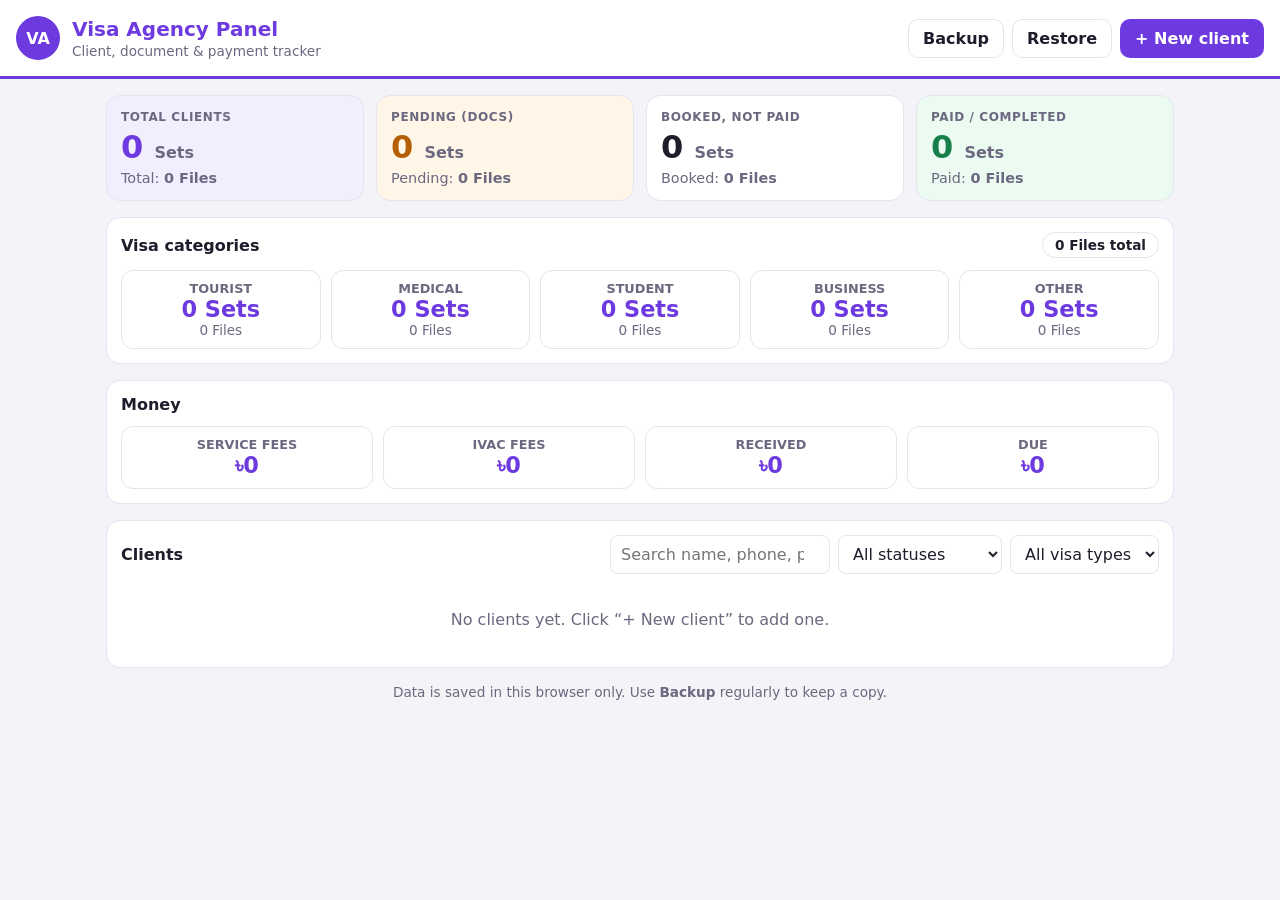
<file: index.html>
<!doctype html>
<html lang="en">
<head>
  <meta charset="utf-8">
  <meta name="viewport" content="width=device-width, initial-scale=1">
  <title>Visa Agency Panel</title>
  <link rel="stylesheet" href="styles.css">
</head>
<body>
  <header class="topbar">
    <div class="brand">
      <div class="logo">VA</div>
      <div>
        <h1>Visa Agency Panel</h1>
        <p class="sub">Client, document &amp; payment tracker</p>
      </div>
    </div>
    <div class="top-actions">
      <button class="btn ghost" id="exportBtn" title="Download a backup file">Backup</button>
      <label class="btn ghost" title="Restore from a backup file">
        Restore<input type="file" id="importInput" accept="application/json" hidden>
      </label>
      <button class="btn primary" id="newSetBtn">+ New client</button>
    </div>
  </header>

  <main>
    <section class="stats" id="stats"></section>

    <section class="panel">
      <div class="panel-head">
        <h2>Visa categories</h2>
        <span class="pill" id="catTotal"></span>
      </div>
      <div class="cats" id="cats"></div>
    </section>

    <section class="panel">
      <div class="panel-head">
        <h2>Money</h2>
      </div>
      <div class="money" id="money"></div>
    </section>

    <section class="panel">
      <div class="panel-head">
        <h2>Clients</h2>
        <div class="filters">
          <input type="search" id="search" placeholder="Search name, phone, passport…">
          <select id="statusFilter"></select>
          <select id="typeFilter"></select>
        </div>
      </div>
      <div id="list" class="list"></div>
    </section>

    <p class="footnote" id="storageNote">Data is saved in this browser only. Use <b>Backup</b> regularly to keep a copy.</p>
  </main>

  <dialog id="setDialog">
    <form id="setForm" method="dialog">
      <h2 id="dialogTitle">New client</h2>

      <div class="grid2">
        <label>Client / group name<input name="name" required></label>
        <label>Phone<input name="phone" inputmode="tel"></label>
        <label>Visa type<select name="visaType"></select></label>
        <label>Status<select name="status"></select></label>
        <label>Appointment date<input name="appointmentDate" type="date"></label>
        <label>Appointment time<input name="appointmentTime" type="time"></label>
      </div>

      <fieldset>
        <legend>Applicants (files)</legend>
        <div id="filesBox"></div>
        <button type="button" class="btn ghost small" id="addFileBtn">+ Add applicant</button>
      </fieldset>

      <fieldset>
        <legend>Payment</legend>
        <div class="grid2">
          <label>IVAC fee, total (BDT)<input name="ivacFee" type="number" min="0" step="1"></label>
          <label>Service fee (BDT)<input name="serviceFee" type="number" min="0" step="1"></label>
          <label>Received from client (BDT)<input name="received" type="number" min="0" step="1"></label>
          <label>Method<select name="method"></select></label>
          <label class="span2">Transaction ID<input name="txnId"></label>
        </div>
      </fieldset>

      <label>Notes<textarea name="notes" rows="3"></textarea></label>

      <div class="dialog-actions">
        <button type="button" class="btn danger" id="deleteBtn">Delete</button>
        <span class="spacer"></span>
        <button type="button" class="btn ghost" id="cancelBtn">Cancel</button>
        <button type="submit" class="btn primary">Save</button>
      </div>
    </form>
  </dialog>

  <dialog id="confirmDialog">
    <form method="dialog">
      <p id="confirmText"></p>
      <div class="dialog-actions">
        <span class="spacer"></span>
        <button value="no" class="btn ghost">Cancel</button>
        <button value="yes" class="btn primary" id="confirmYes">OK</button>
      </div>
    </form>
  </dialog>

  <template id="fileRowTpl">
    <div class="file-row">
      <input class="f-name" placeholder="Full name">
      <input class="f-passport" placeholder="Passport no.">
      <select class="f-role"><option>Primary</option><option>Secondary</option></select>
      <div class="docs">
        <label><input type="checkbox" class="d-passport"> Passport</label>
        <label><input type="checkbox" class="d-form"> Form</label>
        <label><input type="checkbox" class="d-photo"> Photo</label>
        <label><input type="checkbox" class="d-support"> Supporting</label>
      </div>
      <button type="button" class="btn icon remove" title="Remove">×</button>
    </div>
  </template>

  <script src="app.js"></script>
</body>
</html>
</file>
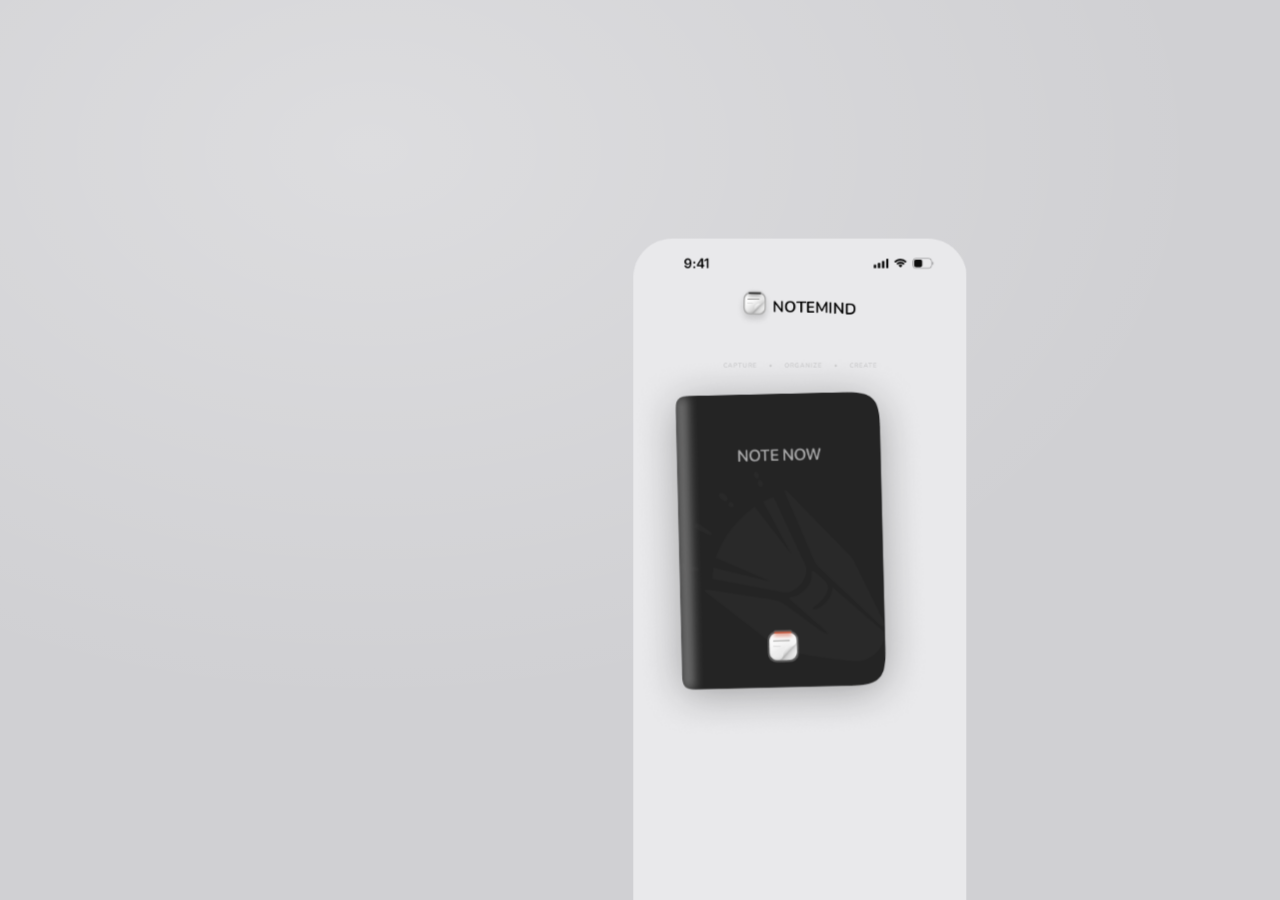
<file: notemind-animation/index.html>
<!doctype html>
<html lang="en">
<head>
  <meta charset="utf-8" />
  <meta name="viewport" content="width=device-width, initial-scale=1" />
  <title>Notemind Motion</title>
  <link rel="stylesheet" href="styles.css" />
</head>
<body>
  <div class="viewport">
    <div class="stage" id="stage">
      <div class="world" id="world">

        <!-- ============ Phone 1 · Splash (Figma 13:2671) ============ -->
        <section class="phone" id="phone1" style="left:105px">
          <div class="statusbar" data-sb></div>

          <div class="logo-row" data-logo>
            <img class="logo-icon" src="assets/logo-icon.png" alt="" />
            <span class="wordmark" data-split="chars">Notemind</span>
          </div>

          <p class="tagline" data-tagline>CAPTURE     •     ORGANIZE     •     CREATE</p>

          <div class="notebook" data-notebook>
            <img src="assets/notebook.png" alt="Notemind notebook" />
          </div>

          <h1 class="splash-title" data-split="words">Think Less. Note More</h1>
          <p class="splash-sub" data-splash-sub>Capture your thoughts, organise your notes, and let AI turn them into clear, useful insights.</p>

          <div class="wait" data-wait>
            <div class="wait-fill" data-wait-fill></div>
            <p class="wait-label">Wait for (<span class="roll"><span class="roll-col" data-roll><b>7s</b><b>6s</b><b>5s</b></span></span>)</p>
          </div>
          <p class="almost" data-almost>Almost there</p>

          <div class="home-indicator"></div>
        </section>

        <!-- ============ Phone 2 · Home (Figma 13:2804) ============ -->
        <section class="phone" id="phone2" style="left:585px">
          <div class="statusbar" data-sb></div>
          <div class="home-slot"></div>
          <div class="home-indicator"></div>
        </section>

        <!-- ============ Phone 3 · Artwork (Figma 13:2899) ============ -->
        <section class="phone" id="phone3" style="left:1065px">
          <div class="home-slot"></div>
          <div class="frost" data-frost></div>

          <div class="canvas" data-canvas>
            <div class="dots" data-dots></div>
            <div class="canvas-tools">
              <span class="cbtn" data-ctool><svg viewBox="0 0 24 24" width="18" height="18"><path fill="currentColor" d="M15.891 3.047a3.578 3.578 0 1 1 5.061 5.06L20.061 9a3.25 3.25 0 0 1-.005 4.592l-1.783 1.783a.75.75 0 1 1-1.061-1.06l1.783-1.784A1.75 1.75 0 0 0 19 10.06l-9.998 10a3.1 3.1 0 0 1-1.477.825L2.924 21.98a.75.75 0 0 1-.904-.903l1.096-4.602c.133-.559.419-1.07.825-1.476z"/></svg></span>
              <span class="cbtn" data-ctool><svg viewBox="0 0 24 24" width="20" height="20"><g fill="currentColor" stroke="currentColor" stroke-linecap="round" stroke-width="1.5"><path stroke-linejoin="round" d="M16.422 7c.26-1.182 1.09-3.196.118-4.268C15.877 2 14.629 2 12.134 2h-.268c-2.495 0-3.742 0-4.406.732c-.972 1.072-.143 3.086.12 4.268m10.427 7.653l-4.22 5.705C12.977 21.453 12.573 22 12 22s-.977-.547-1.787-1.642l-4.22-5.705c-.676-.915-1.015-1.373-.992-1.86s.475-.998 1.379-2.02C7.25 9.790 7.579 8.770 7.579 7h8.843c0 1.769.327 2.789 1.198 3.773c.904 1.022 1.356 1.532 1.379 2.020c.023.487-.316.945-.992 1.860"/><path fill="none" stroke="#f7f7f7" d="M13.5 14c-.441.318-.954.5-1.5.5m0 0a2.55 2.55 0 0 1-1.5-.5m1.5.5V22"/></g></svg></span>
              <span class="cbtn" data-ctool><svg viewBox="0 0 24 24" width="19.66" height="19.66"><rect x="8.5" y="2" width="7" height="13" rx="3.5" fill="currentColor"/><path fill="none" stroke="currentColor" stroke-linecap="round" stroke-width="2" d="M5 11a7 7 0 0 0 14 0M12 18v4"/></svg></span>
            </div>
            <span class="cbtn cbtn-enlarge" data-ctool><svg viewBox="0 0 24 24" width="24" height="24"><path fill="none" stroke="currentColor" stroke-linecap="round" stroke-linejoin="round" stroke-width="1.5" d="m15 9l5-5m0 0v4m0-4h-4M9 15l-5 5m0 0v-4m0 4h4"/></svg></span>
            <span class="done" data-done><svg viewBox="0 0 24 24" width="24" height="24" data-done-check><path fill="currentColor" d="m9 16.2l-3.5-3.5a.984.984 0 0 0-1.4 0a.984.984 0 0 0 0 1.4l4.19 4.19c.39.39 1.02.39 1.41 0L20.3 7.7a.984.984 0 0 0 0-1.4a.984.984 0 0 0-1.4 0z"/></svg></span>
          </div>

          <div class="statusbar" data-sb></div>
          <div class="home-indicator"></div>
        </section>

      </div>
    </div>
  </div>

  <div class="controls" id="controls">
    <button type="button" id="btnPlay" aria-label="Pause">
      <svg viewBox="0 0 24 24" width="18" height="18" class="i-pause"><rect x="6" y="5" width="4" height="14" rx="1.2" fill="currentColor"/><rect x="14" y="5" width="4" height="14" rx="1.2" fill="currentColor"/></svg>
      <svg viewBox="0 0 24 24" width="18" height="18" class="i-play"><path d="M8 5.5v13a1 1 0 0 0 1.5.86l10.5-6.5a1 1 0 0 0 0-1.72L9.5 4.64A1 1 0 0 0 8 5.5z" fill="currentColor"/></svg>
    </button>
    <input type="range" id="scrub" min="0" max="1000" value="0" aria-label="Timeline" />
    <button type="button" id="btnReplay" aria-label="Replay">
      <svg viewBox="0 0 24 24" width="18" height="18"><path fill="none" stroke="currentColor" stroke-width="2" stroke-linecap="round" stroke-linejoin="round" d="M4 12a8 8 0 1 0 2.34-5.66M4 4v4h4"/></svg>
    </button>
  </div>

  <!-- Home screen markup, cloned into phones 2 and 3 -->
  <template id="homeTpl">
    <div class="home">
      <div class="h-header">
        <span class="avatar" data-h="avatar"><img src="assets/avatar.png" alt="" /></span>
        <span class="round-btn" data-h="menu"><svg viewBox="0 0 16 16" width="24" height="24"><path fill="none" stroke="currentColor" stroke-linecap="round" stroke-linejoin="round" stroke-width="1.5" d="m2.75 12.25h10.5m-10.5-4h10.5m-10.5-4h10.5"/></svg></span>
      </div>

      <p class="h-title" data-h="title"><span class="w light">Capture</span> <span class="w">More.</span><br /><span class="w light">Remember</span> <span class="w">Better.</span></p>

      <div class="side-pill" data-h="pill">
        <span class="pill-btn" data-h="pillbtn"><svg viewBox="0 0 24 24" width="24" height="24"><path fill="currentColor" d="M20.262 2.435a1.01 1.01 0 0 1 .944.454c.94 1.412.768 3.478-.285 4.795l-.002-.001c-.264.342-.647.656-1.012.919a16 16 0 0 1-1.499.933c-.443.246-.91.484-1.363.698c.916.044 1.972.02 3.039-.136q-.06.151-.125.303c-.552 1.263-1.328 2.54-2.424 3.636c-2.05 2.05-4.74 2.992-6.843 3.43a19 19 0 0 1-2.882.378c-.032.247-.067.533-.102.83c-.11.928-.17 1.9-.208 2.327c-.047.539-.448 1-1 1a1 1 0 0 1-1-1c0-.571.117-1.67.222-2.560c.204-1.732.445-3.427.986-5.090c.624-1.920 1.750-4.380 3.757-6.386c3.933-3.933 9.650-4.516 9.797-4.530M5 1a1 1 0 0 1 .946.677l.13.378c.3.879.99 1.57 1.87 1.87l.377.129a1 1 0 0 1 0 1.892l-.378.13c-.879.3-1.57.99-1.87 1.87l-.129.377a1 1 0 0 1-1.892 0l-.13-.378a3 3 0 0 0-1.870-1.870l-.377-.129a1 1 0 0 1 0-1.892l.378-.13c.879-.3 1.570-.99 1.870-1.870l.129-.377A1 1 0 0 1 5 1"/></svg></span>
        <span class="pill-btn" data-h="pillbtn"><svg viewBox="0 0 24 24" width="24" height="24"><path fill="currentColor" d="M19 3H4.99C3.89 3 3 3.9 3 5l.01 14c0 1.1.89 2 1.99 2h10l6-6V5c0-1.1-.9-2-2-2M8 8h8c.55 0 1 .45 1 1s-.45 1-1 1H8c-.55 0-1-.45-1-1s.45-1 1-1m3 6H8c-.55 0-1-.45-1-1s.45-1 1-1h3c.55 0 1 .45 1 1s-.45 1-1 1m3 5.5V15c0-.55.45-1 1-1h4.5z"/></svg></span>
      </div>

      <div class="tabs">
        <span class="tab tab-on" data-h="tabNotes">Notes</span>
        <span class="tab tab-off" data-h="tabArt">Artwork</span>
      </div>

      <div class="card card-back" data-h="cardBack"></div>
      <div class="card card-mid" data-h="cardMid"></div>
      <div class="card card-front" data-h="cardFront">
        <div class="toolbar" data-h="toolbar">
          <span class="tbtn" data-h="tbtn"><svg viewBox="0 0 24 24" width="19.65" height="19.65" style="transform:rotate(90deg)"><g fill="none" stroke="currentColor" stroke-width="1.5"><path d="M21 6a3 3 0 1 1-6 0a3 3 0 0 1 6 0Zm0 12a3 3 0 1 1-6 0a3 3 0 0 1 6 0Z"/><path stroke-linecap="round" stroke-linejoin="round" d="M15 8L3 19m12-3l-4-4M3 5l5.5 5"/></g></svg></span>
          <span class="tbtn" data-h="tbtn"><svg viewBox="0 0 24 24" width="19.65" height="19.65"><g fill="none" stroke="currentColor" stroke-linecap="round" stroke-linejoin="round" stroke-width="1.5"><path d="M8 2v4m4-4v4m4-4v4"/><rect width="16" height="18" x="4" y="4" rx="3"/><path d="M8 10h6m-6 4h8m-8 4h5"/></g></svg></span>
          <span class="tbtn" data-h="tbtn"><svg viewBox="0 0 24 24" width="22.66" height="22.66"><g fill="none" stroke="currentColor" stroke-linecap="round" stroke-linejoin="round" stroke-width="1.4"><rect width="7" height="12.5" x="8.5" y="2.5" rx="3.5"/><path d="M5.5 11a6.5 6.5 0 0 0 13 0M12 17.5v4"/></g></svg></span>
          <span class="tbtn" data-h="tbtn"><svg viewBox="0 0 24 24" width="19.65" height="19.65"><path fill="none" stroke="currentColor" stroke-linecap="round" stroke-linejoin="round" stroke-width="1.5" d="m14 19l-2.893-8.252C9.763 6.916 9.092 5 8 5s-1.763 1.916-3.107 5.748L2 19m2.5-7h7m10.47 1.94v4.5m0-4.5c.046-.824.048-1.45-.05-1.963c-.234-1.206-1.494-1.933-2.714-2.081c-1.168-.142-2.104.159-3.052 1.54m5.815 2.503h-2.843c-.437 0-.878.021-1.299.138c-2.573.716-2.384 4.323.196 4.768c.287.05.58.07.87.058c.677-.03 1.302-.358 1.84-.773c.627-.486 1.236-1.165 1.236-2.19z"/></svg></span>
        </div>
        <span class="tbtn tbtn-enlarge" data-h="enlarge"><svg viewBox="0 0 24 24" width="24" height="24"><path fill="none" stroke="currentColor" stroke-linecap="round" stroke-linejoin="round" stroke-width="1.5" d="m15 9l5-5m0 0v4m0-4h-4M9 15l-5 5m0 0v-4m0 4h4"/></svg></span>

        <div class="hl-bars">
          <i style="top:87.44px;width:311.45px"></i>
          <i style="top:111.02px;width:337px"></i>
          <i style="top:134.6px;width:311.45px"></i>
          <i style="top:158.18px;width:352.72px"></i>
          <i style="top:181.76px;width:331.1px"></i>
          <i style="top:205.34px;width:315.38px"></i>
          <i style="top:228.92px;width:241.69px"></i>
        </div>
        <div class="note-text">
          <span class="ln"><b>The Sprint Design Process</b> <em>is a quick, five-day</em></span>
          <span class="ln"><em>method for teams to prototype and test ideas. Each</em></span>
          <span class="ln"><em>day focuses on a key phase: understanding the</em></span>
          <span class="ln"><em>problem, sketching solutions, selecting the best ideas,</em></span>
          <span class="ln"><em>prototyping, and testing with users. This approach</em></span>
          <span class="ln"><b>encourages collaboration</b> <em>and</em> <b>rapid feedback</b><em>,</em></span>
          <span class="ln"><em>enabling effective</em> <b>design iterations.</b></span>
        </div>
        <span class="handle handle-start" data-h="hStart"></span>
        <span class="handle handle-end" data-h="hEnd"></span>

        <div class="card-foot">
          <span class="tap" data-h="tap"><span class="caret" data-h="caret"></span>Tap here to continue</span>
          <span class="ai-btn" data-h="ai"><svg viewBox="0 0 24 24" width="19.65" height="19.65" data-h="aiIcon"><path fill="currentColor" d="M19 19a1 1 0 1 1 0 2h-7a1 1 0 1 1 0-2zM16.096 4.368a2.5 2.5 0 0 1 3.536 3.535L8.735 18.8q-.192.191-.44.305l-3.804 1.729c-.842.383-1.708-.485-1.325-1.326l1.73-3.804q.112-.248.304-.44zM6 1a1 1 0 0 1 .946.677l.13.378c.3.879.99 1.57 1.87 1.87l.377.129a1 1 0 0 1 0 1.892l-.378.13c-.879.3-1.57.99-1.87 1.87l-.129.377a1 1 0 0 1-1.892 0l-.13-.378a3 3 0 0 0-1.87-1.870l-.377-.129a1 1 0 0 1 0-1.892l.378-.13c.879-.3 1.57-.99 1.87-1.870l.129-.377A1 1 0 0 1 6 1"/></svg>AI Edit</span>
        </div>
      </div>

      <div class="image-note" data-h="imgNote">
        <p class="in-title">Image Note</p>
        <p class="in-sub">5 Image Notes Saved</p>
      </div>
      <img class="image-stack" data-h="imgStack" src="assets/image-stack.png" alt="" />
    </div>
  </template>

  <template id="statusTpl">
    <span class="sb-time">9:41</span>
    <span class="sb-levels">
      <svg width="19.2" height="12.23" viewBox="0 0 19.2 12.23"><rect x="0" y="7.6" width="3.2" height="4.63" rx="0.9"/><rect x="5.33" y="5.3" width="3.2" height="6.93" rx="0.9"/><rect x="10.67" y="2.65" width="3.2" height="9.58" rx="0.9"/><rect x="16" y="0" width="3.2" height="12.23" rx="0.9"/></svg>
      <svg width="17.14" height="12.33" viewBox="0 0 17.14 12.33"><path d="M8.57 2.53c2.33 0 4.45.9 6.04 2.37a.4.4 0 0 0 .56-.01l1.15-1.16a.4.4 0 0 0 0-.57A11.3 11.3 0 0 0 8.57 0 11.3 11.3 0 0 0 .68 3.16a.4.4 0 0 0 0 .57l1.15 1.16c.15.15.4.16.56.01a8.9 8.9 0 0 1 6.18-2.37Zm0 3.8c1.28 0 2.45.47 3.36 1.25.16.14.4.13.55-.02l1.15-1.16a.4.4 0 0 0-.01-.58 7.5 7.5 0 0 0-10.1 0 .4.4 0 0 0-.01.58l1.15 1.16c.15.15.39.16.55.02a5.1 5.1 0 0 1 3.36-1.25Zm2.3 2.6a.4.4 0 0 0-.02-.58 3.5 3.5 0 0 0-4.56 0 .4.4 0 0 0-.02.58l2.01 2.03c.16.16.41.16.57 0z"/></svg>
      <svg width="27.33" height="13.67" viewBox="0 0 27.33 13.67"><rect x="0.5" y="0.5" width="24" height="12.67" rx="3.8" fill="none" stroke="currentColor" stroke-opacity=".35"/><rect x="2" y="2" width="10.5" height="9.67" rx="2.5"/><path d="M26 4.6v4.47c.8-.34 1.33-1.2 1.33-2.23S26.8 4.94 26 4.6Z" fill-opacity=".4"/></svg>
    </span>
  </template>

  <script src="vendor/gsap.min.js"></script>
  <script src="vendor/CustomEase.min.js"></script>
  <script src="main.js"></script>
</body>
</html>
</file>
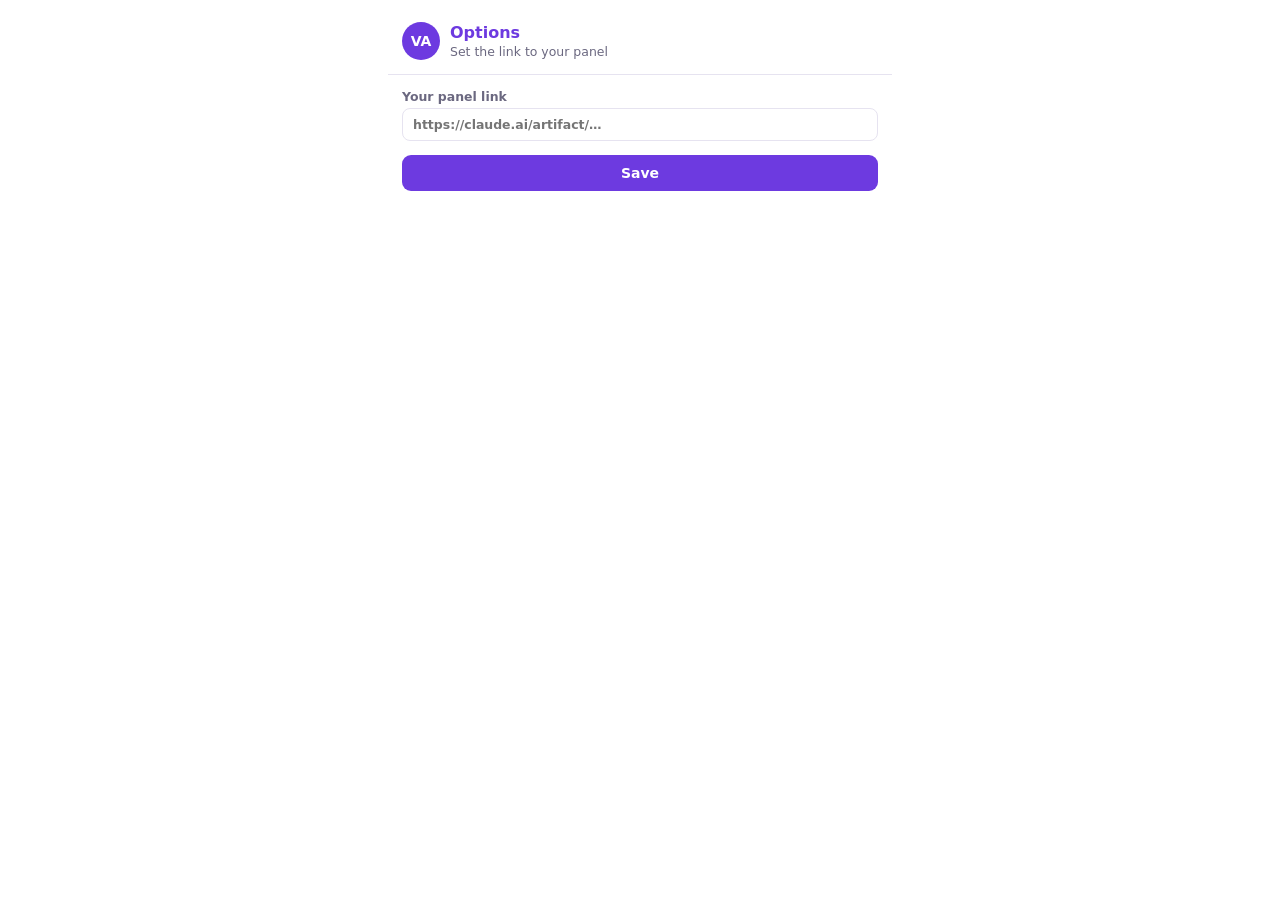
<file: extension/options.html>
<!doctype html>
<html lang="en">
<head>
  <meta charset="utf-8">
  <title>Visa Agency Helper — Options</title>
  <link rel="stylesheet" href="popup.css">
  <style>body { width: auto; max-width: 520px; margin: 0 auto; padding: 8px; }</style>
</head>
<body>
  <header>
    <div class="logo">VA</div>
    <div><h1>Options</h1><p class="sub">Set the link to your panel</p></div>
  </header>
  <main>
    <label class="field">
      <span>Your panel link</span>
      <input id="panelUrl" type="url" placeholder="https://claude.ai/artifact/…">
    </label>
    <div class="actions">
      <button id="saveBtn" class="btn primary">Save</button>
    </div>
    <p class="hint" id="saved" hidden>Saved.</p>
  </main>
  <script src="options.js"></script>
</body>
</html>
</file>
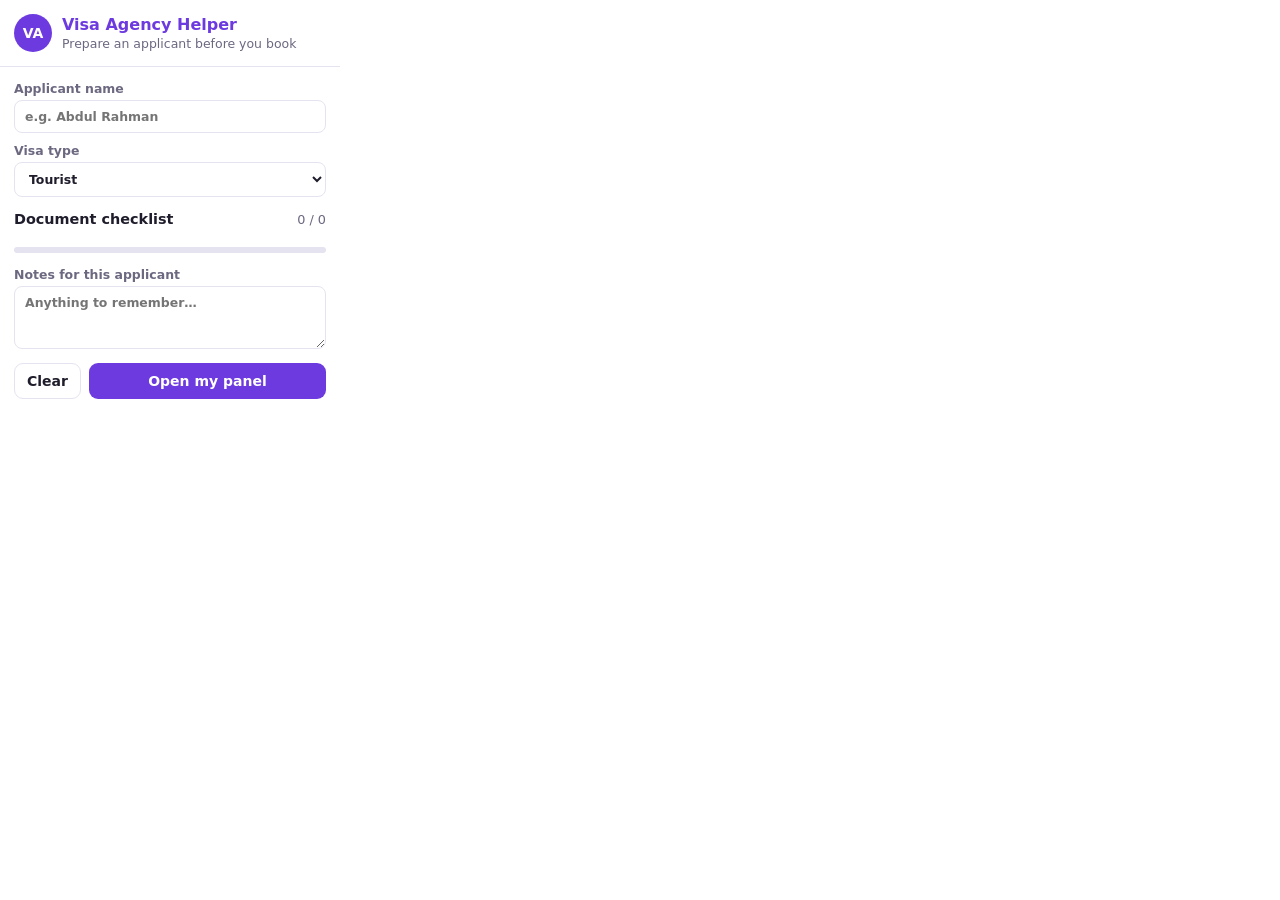
<file: extension/popup.html>
<!doctype html>
<html lang="en">
<head>
  <meta charset="utf-8">
  <title>Visa Agency Helper</title>
  <link rel="stylesheet" href="popup.css">
</head>
<body>
  <header>
    <div class="logo">VA</div>
    <div>
      <h1>Visa Agency Helper</h1>
      <p class="sub">Prepare an applicant before you book</p>
    </div>
  </header>

  <main>
    <section class="block">
      <label class="field">
        <span>Applicant name</span>
        <input id="applicant" type="text" placeholder="e.g. Abdul Rahman" autocomplete="off">
      </label>
      <label class="field">
        <span>Visa type</span>
        <select id="visaType">
          <option value="tourist">Tourist</option>
          <option value="medical">Medical</option>
          <option value="student">Student</option>
          <option value="business">Business</option>
          <option value="other">Other</option>
        </select>
      </label>
    </section>

    <section class="block">
      <div class="block-head">
        <h2>Document checklist</h2>
        <span class="count" id="count">0 / 0</span>
      </div>
      <ul class="checklist" id="checklist"></ul>
      <div class="bar"><div class="bar-fill" id="barFill"></div></div>
      <p class="ready" id="ready" hidden>All documents ready — you can start the booking.</p>
    </section>

    <section class="block">
      <label class="field">
        <span>Notes for this applicant</span>
        <textarea id="notes" rows="3" placeholder="Anything to remember…"></textarea>
      </label>
    </section>

    <div class="actions">
      <button id="resetBtn" class="btn ghost">Clear</button>
      <button id="openPanelBtn" class="btn primary">Open my panel</button>
    </div>
    <p class="hint" id="panelHint" hidden>Set your panel link in <a href="#" id="optionsLink">options</a>.</p>
  </main>

  <script src="popup.js"></script>
</body>
</html>
</file>
<file: styles.css>
:root {
  --bg: #f4f3f8;
  --card: #ffffff;
  --text: #1f1d2b;
  --muted: #6b6880;
  --line: #e6e3f0;
  --brand: #6d3ae0;
  --brand-soft: #f3eefe;
  --green: #17804a;
  --green-soft: #ecfbf2;
  --amber: #b45f06;
  --amber-soft: #fff6e8;
  --red: #c0392b;
  --blue: #1d6fd6;
  --radius: 14px;
}
@media (prefers-color-scheme: dark) {
  :root:not([data-theme="light"]) {
    color-scheme: dark;
    --bg: #14131b;
    --card: #1e1c28;
    --text: #ecebf3;
    --muted: #a19eb5;
    --line: #2f2c3d;
    --brand: #9b76ff;
    --brand-soft: #29213f;
    --green: #4cd68b;
    --green-soft: #173024;
    --amber: #f0a64a;
    --amber-soft: #33271a;
    --red: #ff7a6b;
    --blue: #6aa8ff;
  }
}
:root[data-theme="dark"] {
  color-scheme: dark;
  --bg: #14131b;
  --card: #1e1c28;
  --text: #ecebf3;
  --muted: #a19eb5;
  --line: #2f2c3d;
  --brand: #9b76ff;
  --brand-soft: #29213f;
  --green: #4cd68b;
  --green-soft: #173024;
  --amber: #f0a64a;
  --amber-soft: #33271a;
  --red: #ff7a6b;
  --blue: #6aa8ff;
}
* { box-sizing: border-box; }
body {
  margin: 0;
  font-family: system-ui, -apple-system, "Segoe UI", Roboto, "Noto Sans Bengali", sans-serif;
  background: var(--bg);
  color: var(--text);
}
h1, h2 { margin: 0; }
h1 { font-size: 1.25rem; color: var(--brand); }
h2 { font-size: 1rem; }
.sub { margin: 2px 0 0; color: var(--muted); font-size: .85rem; }

.topbar {
  display: flex; flex-wrap: wrap; gap: 12px;
  align-items: center; justify-content: space-between;
  padding: 16px; background: var(--card);
  border-bottom: 3px solid var(--brand);
}
.brand { display: flex; gap: 12px; align-items: center; }
.logo {
  width: 44px; height: 44px; border-radius: 50%;
  background: var(--brand); color: #fff; font-weight: 700;
  display: grid; place-items: center;
}
.top-actions { display: flex; gap: 8px; flex-wrap: wrap; }

main { max-width: 1100px; margin: 0 auto; padding: 16px; }

.btn {
  border: 1px solid transparent; border-radius: 10px;
  padding: 9px 14px; font: inherit; font-weight: 600;
  cursor: pointer; background: var(--brand-soft); color: var(--brand);
}
.btn.primary { background: var(--brand); color: #fff; }
.btn.ghost { background: transparent; border-color: var(--line); color: var(--text); }
.btn.danger { background: transparent; color: var(--red); border-color: var(--line); }
.btn.small { padding: 6px 10px; font-size: .85rem; }
.btn.icon { padding: 4px 10px; font-size: 1.1rem; line-height: 1; }

.stats {
  display: grid; gap: 12px;
  grid-template-columns: repeat(auto-fit, minmax(160px, 1fr));
  margin-bottom: 16px;
}
.stat {
  background: var(--card); border: 1px solid var(--line);
  border-radius: var(--radius); padding: 14px;
}
.stat .label { font-size: .75rem; font-weight: 700; letter-spacing: .05em; text-transform: uppercase; color: var(--muted); }
.stat .value { font-size: 2rem; font-weight: 800; margin: 4px 0; }
.stat .value small { font-size: 1rem; font-weight: 600; color: var(--muted); }
.stat .meta { color: var(--muted); font-size: .9rem; }
.stat.purple { background: var(--brand-soft); } .stat.purple .value { color: var(--brand); }
.stat.green { background: var(--green-soft); } .stat.green .value { color: var(--green); }
.stat.amber { background: var(--amber-soft); } .stat.amber .value { color: var(--amber); }

.panel {
  background: var(--card); border: 1px solid var(--line);
  border-radius: var(--radius); padding: 14px; margin-bottom: 16px;
}
.panel-head {
  display: flex; flex-wrap: wrap; gap: 10px;
  align-items: center; justify-content: space-between; margin-bottom: 12px;
}
.pill { border: 1px solid var(--line); border-radius: 999px; padding: 4px 12px; font-weight: 600; font-size: .85rem; }

.cats, .money {
  display: grid; gap: 10px;
  grid-template-columns: repeat(auto-fit, minmax(130px, 1fr));
}
.cat, .money > div {
  border: 1px solid var(--line); border-radius: 12px; padding: 10px; text-align: center;
}
.cat .n, .money .n { font-size: 1.4rem; font-weight: 800; color: var(--brand); }
.cat .t, .money .t { font-size: .8rem; font-weight: 700; color: var(--muted); text-transform: uppercase; }
.cat .f { font-size: .85rem; color: var(--muted); }

.filters { display: flex; gap: 8px; flex-wrap: wrap; }
input, select, textarea {
  font: inherit; color: var(--text); background: var(--card);
  border: 1px solid var(--line); border-radius: 8px; padding: 8px 10px;
  width: 100%;
}
.filters input { width: 220px; max-width: 100%; }
.filters select { width: auto; }

.list { display: grid; gap: 10px; }
.item {
  display: grid; gap: 6px; grid-template-columns: 1fr auto;
  border: 1px solid var(--line); border-radius: 12px; padding: 12px;
  cursor: pointer;
}
.item:hover { border-color: var(--brand); }
.item .title { font-weight: 700; }
.item .meta { color: var(--muted); font-size: .85rem; }
.item .right { text-align: right; }
.badge {
  display: inline-block; padding: 3px 10px; border-radius: 999px;
  font-size: .75rem; font-weight: 700; background: var(--brand-soft); color: var(--brand);
}
.badge.s-docs { background: var(--amber-soft); color: var(--amber); }
.badge.s-ready { background: var(--brand-soft); color: var(--blue); }
.badge.s-booked { background: var(--brand-soft); color: var(--brand); }
.badge.s-paid, .badge.s-done { background: var(--green-soft); color: var(--green); }
.badge.s-cancelled { background: var(--line); color: var(--muted); }
.due { color: var(--red); font-weight: 700; font-size: .85rem; }
.empty { text-align: center; color: var(--muted); padding: 24px; }

.footnote { color: var(--muted); font-size: .85rem; text-align: center; }

dialog {
  border: none; border-radius: var(--radius); padding: 0;
  width: min(720px, calc(100vw - 24px)); max-height: calc(100vh - 24px);
  background: var(--card); color: var(--text);
}
#confirmDialog form { max-width: 420px; }
#confirmDialog p { margin: 0; }
dialog::backdrop { background: rgba(0,0,0,.45); }
dialog form { padding: 18px; display: grid; gap: 12px; }
label { display: grid; gap: 4px; font-size: .85rem; font-weight: 600; color: var(--muted); }
.grid2 { display: grid; gap: 10px; grid-template-columns: repeat(auto-fit, minmax(200px, 1fr)); }
.span2 { grid-column: 1 / -1; }
fieldset { border: 1px solid var(--line); border-radius: 12px; padding: 10px; display: grid; gap: 10px; }
legend { font-weight: 700; padding: 0 6px; }

.file-row {
  display: grid; gap: 8px; align-items: center;
  grid-template-columns: 1.3fr 1fr 110px auto;
  border-bottom: 1px dashed var(--line); padding-bottom: 8px;
}
.file-row .docs {
  grid-column: 1 / 4; display: flex; flex-wrap: wrap; gap: 12px;
}
.file-row .docs label { display: flex; align-items: center; gap: 4px; font-weight: 500; }
.file-row .docs input { width: auto; }
.file-row .remove { grid-column: 4; grid-row: 1; }

.dialog-actions { display: flex; gap: 8px; align-items: center; }
.spacer { flex: 1; }

@media (max-width: 560px) {
  .file-row { grid-template-columns: 1fr 1fr auto; }
  .file-row .f-role { grid-column: 1 / 3; }
  .file-row .remove { grid-column: 3; }
  .file-row .docs { grid-column: 1 / -1; }
  .filters input, .filters select { width: 100%; }
}
</file>
<file: notemind-animation/styles.css>
/* Notemind motion — built from Figma "App animation" (node 13:1849).
   All screen geometry uses the Figma frame's px values (430 × 932 phones
   on a 1600 × 1200 stage); the stage is scaled to fit the window. */

@font-face {
  font-family: "Nunito";
  src: url("fonts/nunito-latin-wght-normal.woff2") format("woff2");
  font-weight: 200 1000;
  font-display: block;
}
@font-face {
  font-family: "Inter";
  src: url("fonts/inter-latin-wght-normal.woff2") format("woff2");
  font-weight: 100 900;
  font-display: block;
}

:root {
  --bg: #d0d0d3;
  --screen: #e9e9eb;
  --ink: #0d0d0d;
  --muted: #8b8b8b;
  --hl: #72d5ff;
  /* SF Pro Rounded where available (Apple devices), Nunito elsewhere */
  --rounded: ui-rounded, "SF Pro Rounded", "Nunito", system-ui, sans-serif;
  --display: -apple-system, "SF Pro Display", "Inter", system-ui, sans-serif;
}

* { box-sizing: border-box; margin: 0; padding: 0; }

html, body {
  height: 100%;
  background: var(--bg);
  overflow: hidden;
  -webkit-font-smoothing: antialiased;
  -moz-osx-font-smoothing: grayscale;
}

.viewport {
  position: fixed;
  inset: 0;
  display: grid;
  place-items: center;
  background:
    radial-gradient(1200px 800px at var(--lx, 30%) var(--ly, 20%), rgba(255,255,255,.28), transparent 70%),
    var(--bg);
}

.stage {
  position: relative;
  width: 1600px;
  height: 1200px;
  flex: none;
  transform-origin: center center;
}

.world {
  position: absolute;
  inset: 0;
  transform-origin: 800px 600px;
  will-change: transform;
}

/* ---------------------------------------------------------- phone shell */
.phone {
  position: absolute;
  top: 134px;
  width: 430px;
  height: 932px;
  border-radius: 50px;
  background: var(--screen);
  overflow: hidden;
  isolation: isolate;
  font-family: var(--rounded);
  color: var(--ink);
  will-change: transform, opacity;
  transform-origin: 50% 50%;
}
.phone > * { position: absolute; }

.statusbar {
  left: 0; top: 21px;
  width: 430px; height: 22px;
  z-index: 20;
}
.sb-time {
  position: absolute;
  left: 0; width: 153px;
  padding: 0 6px 0 16px;
  text-align: center;
  font: 600 17px/22px var(--display);
  letter-spacing: .17px;
}
.sb-levels {
  position: absolute;
  left: 309.66px; top: 4.17px;
  display: flex; gap: 7px; align-items: center;
  height: 13.67px;
  color: var(--ink);
  fill: currentColor;
}
.sb-levels svg { display: block; }

.home-indicator {
  left: 145.5px; bottom: 9px;
  width: 139px; height: 5px;
  border-radius: 100px;
  background: var(--ink);
  z-index: 20;
}

/* --------------------------------------------------------------- splash */
.logo-row {
  left: 50%; top: 74px;
  transform: translateX(-50%);
  display: flex; align-items: center; gap: 9px;
  height: 28.88px;
}
.logo-icon {
  width: 46px; height: 47px;
  margin: -9px -9px -9px -9px;
  display: block;
}
.wordmark {
  font-weight: 650;
  font-size: 20px;
  line-height: 1.2;
  text-transform: uppercase;
  color: #000;
  display: inline-flex;
  overflow: hidden;
  padding: 1px 0;
}

.tagline {
  left: 59px; top: 159px; width: 312px;
  font-size: 8px; font-weight: 500; line-height: 1.2;
  color: #818181;
  text-align: center;
  white-space: pre;
}

.notebook {
  left: 80.55px; top: 181px;
  width: 268.9px; height: 386.96px;
  transform-origin: 50% 85%;
}
.notebook img {
  position: absolute;
  left: -59.55px; top: -51.8px;
  width: 388px; height: 506px;
  display: block;
}

.splash-title {
  left: 59px; top: 605.96px; width: 312px;
  font-size: 28px; font-weight: 650; line-height: 1.3;
  text-align: center;
  color: var(--ink);
}
.splash-sub {
  left: 93px; top: 649.96px; width: 244px;
  font-size: 12px; font-weight: 400; line-height: 1.6;
  text-align: center;
  color: var(--muted);
}

.wait {
  left: 20px; top: 783px;
  width: 390px; height: 60px;
  border-radius: 999px;
  background: rgba(0,0,0,.02);
  overflow: hidden;
}
.wait-fill {
  position: absolute; left: 0; top: 0;
  width: 119px; height: 60px;
  background: var(--ink);
  transform-origin: left center;
}
.wait-label {
  position: absolute;
  left: 50%; top: 50%;
  transform: translate(calc(-50% + .5px), -50%);
  font-size: 16px; line-height: 19px;
  color: rgba(13,13,13,.2);
  white-space: nowrap;
  display: flex; align-items: center;
}
.roll {
  display: inline-block;
  height: 19px;
  overflow: hidden;
  vertical-align: top;
}
.roll-col { display: flex; flex-direction: column; }
.roll-col b { font-weight: 650; color: var(--ink); line-height: 19px; height: 19px; display: block; text-align: center; }

.almost {
  left: 20px; top: 861px; width: 390px;
  font-size: 14px; line-height: 17px;
  text-align: center;
  color: var(--muted);
  background: linear-gradient(100deg, #8b8b8b 40%, #e9e9eb 50%, #8b8b8b 60%) 200% 0 / 300% 100% no-repeat;
  -webkit-background-clip: text; background-clip: text;
  -webkit-text-fill-color: transparent;
}

/* --------------------------------------------------------- word masks */
.mask { display: inline-block; overflow: hidden; vertical-align: top; padding-bottom: .08em; margin-bottom: -.08em; }
.mask > span { display: inline-block; will-change: transform; }

/* ----------------------------------------------------------------- home */
.home-slot { inset: 0; }
.home { position: absolute; inset: 0; }
.home > * { position: absolute; }

.h-header { left: 20px; top: 60px; width: 390px; height: 64px; }
.avatar {
  position: absolute; left: 0; top: 0;
  width: 64px; height: 64px;
  border-radius: 999px;
  overflow: hidden;
  background: #b0afab;
}
.avatar img { width: 64px; height: 64px; display: block; }
.round-btn {
  position: absolute; right: 0; top: 0;
  width: 64px; height: 64px;
  border-radius: 120px;
  background: rgba(13,13,13,.04);
  display: grid; place-items: center;
}

.h-title {
  left: 20px; top: 144px; width: 300px;
  font-size: 32px; line-height: 1.3; font-weight: 650;
  color: var(--ink);
  letter-spacing: -.2px;
}
.h-title .light { font-weight: 300; color: rgba(13,13,13,.25); }

.side-pill {
  left: 346px; top: 144px;
  width: 64px; padding: 4px;
  border-radius: 120px;
  background: #fff;
  display: flex; flex-direction: column;
  transform-origin: 50% 0;
}
.pill-btn {
  width: 56px; height: 56px;
  border-radius: 120px;
  background: rgba(13,13,13,.04);
  display: grid; place-items: center;
}

.tabs { left: 20px; top: 244px; display: flex; gap: 6px; }
.tab {
  height: 44px; padding: 0 24px;
  border-radius: 120px;
  display: inline-flex; align-items: center;
  font-size: 16px; line-height: 19px;
  position: relative;
}
.tab-on { background: var(--ink); color: #fff; font-weight: 500; }
.tab-off { background: rgba(255,255,255,.6); box-shadow: inset 0 0 0 1px #fff; color: rgba(13,13,13,.7); }

/* card stack: each card is positioned by its centre and rotated */
.card {
  left: 0; top: 0;
  border-radius: 31.44px;
  will-change: transform;
}
.card-back {
  width: 376.93px; height: 359.53px;
  margin: -179.77px 0 0 -188.46px;
  border-radius: 30.93px;
  background: #e2e2e4;
  box-shadow: 0 0 29.48px rgba(0,0,0,.17);
  translate: 215px 517.82px;
}
.card-mid {
  width: 383.17px; height: 365.49px;
  margin: -182.74px 0 0 -191.59px;
  background: #ededee;
  box-shadow: 0 0 49.13px rgba(51,51,51,.2);
  translate: 218.09px 518.24px;
}
.card-front {
  width: 383.17px; height: 365.49px;
  margin: -182.74px 0 0 -191.59px;
  background: #fff;
  overflow: hidden;
  translate: 214.44px 519.18px;
}
.card-front > * { position: absolute; }

.toolbar {
  left: 15.72px; top: 15.72px;
  padding: 3.93px; gap: 2.947px;
  border-radius: 117.9px;
  background: rgba(13,13,13,.04);
  display: flex;
}
.tbtn {
  width: 43.23px; height: 43.23px;
  border-radius: 117.9px;
  background: rgba(13,13,13,.07);
  display: grid; place-items: center;
  color: var(--ink);
}
.tbtn-enlarge { left: 316.36px; top: 15.72px; width: 51.09px; height: 51.09px; }

.hl-bars { inset: 0; pointer-events: none; }
.hl-bars i {
  position: absolute; left: 15.72px;
  height: 23.58px;
  border-radius: 25.55px;
  background: var(--hl);
  opacity: .7;
  transform-origin: left center;
}

.note-text {
  left: 21.62px; top: 86.46px;
  font-size: 15.72px; line-height: 23.58px;
  font-weight: 300;
}
.note-text .ln { display: block; width: max-content; white-space: nowrap; height: 23.58px; }
.note-text b { font-weight: 550; color: var(--ink); }
.note-text em { font-style: normal; color: rgba(13,13,13,.7); }

.handle {
  width: 5.9px; height: 29.72px;
}
.handle::before { /* stem */
  content: ""; position: absolute; left: 2.2px; width: 1.5px; height: 24px;
  background: var(--ink); border-radius: 1px;
}
.handle::after { /* knob */
  content: ""; position: absolute; left: 0; width: 5.9px; height: 5.9px;
  border-radius: 50%; background: var(--ink);
}
.handle-start { left: 12.77px; top: 81.55px; transform-origin: 50% 0; }
.handle-start::before { top: 5.7px; }
.handle-start::after { top: 0; }
.handle-end { left: 254.47px; top: 228.92px; transform-origin: 50% 100%; }
.handle-end::before { top: 0; }
.handle-end::after { bottom: 0; }

.card-foot {
  left: 15.72px; top: 306.54px;
  width: 351.73px; height: 43.23px;
  display: flex; align-items: center; justify-content: space-between;
}
.tap {
  position: relative;
  padding-left: 5px;
  font-size: 15.72px; line-height: 1.5;
  color: rgba(13,13,13,.4);
  white-space: nowrap;
}
.caret {
  position: absolute; left: 1.5px; top: 1px;
  width: 1.5px; height: 23px;
  background: var(--ink);
}
.caret::after {
  content: ""; position: absolute; left: -2.2px; top: -4px;
  width: 5.9px; height: 5.9px; border-radius: 50%; background: var(--ink);
}
.ai-btn {
  height: 43.23px; padding: 0 15.72px;
  border-radius: 117.9px;
  background: var(--ink); color: #fff;
  display: inline-flex; align-items: center; gap: 5.9px;
  font-size: 15.72px;
}

.image-note {
  left: 20px; top: 791.51px;
  width: 390px; height: 83px;
  border-radius: 24px;
  background: #fff;
  padding: 17px 20px;
}
.in-title { font-size: 20px; line-height: 30px; font-weight: 650; }
.in-sub { font-size: 11px; line-height: 16.5px; color: #9e9e9e; margin-top: 2px; }
.image-stack {
  left: 251px; top: 748.17px;
  width: 140px; height: 132px;
  transform-origin: 50% 70%;
}

/* -------------------------------------------------------------- artwork */
.frost {
  inset: 0;
  background: rgba(228,228,229,.7);
  -webkit-backdrop-filter: blur(6px);
  backdrop-filter: blur(6px);
  z-index: 5;
}
.canvas {
  left: 23px; top: 323px;
  width: 383px; height: 558px;
  border-radius: 32px;
  background: #fff;
  overflow: hidden;
  z-index: 6;
}
.canvas > * { position: absolute; }
.dots {
  left: -4px; top: 123px; width: 392px; height: 426px;
  background-image: radial-gradient(circle at 1px 1px, rgba(13,13,13,.16) 0.9px, transparent 1.3px);
  background-size: 13.06px 13.06px;
  background-position: 15px 0;
  --r: 700px;
  -webkit-mask-image: radial-gradient(circle at 0% 0%, #000 var(--r), transparent calc(var(--r) + 120px));
  mask-image: radial-gradient(circle at 0% 0%, #000 var(--r), transparent calc(var(--r) + 120px));
}
.canvas-tools { left: 18px; top: 18px; display: flex; gap: 8px; }
.cbtn {
  width: 44px; height: 44px;
  border-radius: 120px;
  background: #f7f7f7;
  display: grid; place-items: center;
  color: var(--ink);
}
.cbtn-enlarge { left: 321px; top: 18px; }
.done {
  left: 313px; top: 488px;
  width: 50px; height: 50px;
  border-radius: 120px;
  background: var(--ink);
  border: 1px solid #fff;
  box-shadow: 0 5px 20px rgba(26,25,25,.2);
  display: grid; place-items: center;
  color: #fff;
}

/* ------------------------------------------------------------- controls */
.controls {
  position: fixed;
  left: 50%; bottom: 20px;
  transform: translateX(-50%);
  display: flex; align-items: center; gap: 10px;
  padding: 8px 10px;
  border-radius: 999px;
  background: rgba(255,255,255,.55);
  -webkit-backdrop-filter: blur(20px) saturate(1.4);
  backdrop-filter: blur(20px) saturate(1.4);
  box-shadow: 0 8px 30px rgba(0,0,0,.08), inset 0 0 0 1px rgba(255,255,255,.6);
  opacity: 0;
  transition: opacity .5s cubic-bezier(.32,.72,0,1);
  z-index: 100;
}
body:hover .controls, .controls:focus-within { opacity: 1; }
.controls button {
  width: 36px; height: 36px;
  border: 0; border-radius: 50%;
  background: transparent;
  color: var(--ink);
  display: grid; place-items: center;
  cursor: pointer;
  transition: background .25s, transform .25s cubic-bezier(.32,.72,0,1);
}
.controls button:hover { background: rgba(13,13,13,.06); }
.controls button:active { transform: scale(.9); }
.controls .i-play { display: none; }
.controls.paused .i-play { display: block; }
.controls.paused .i-pause { display: none; }
.controls input[type=range] {
  width: min(320px, 50vw);
  accent-color: var(--ink);
}
.recording .controls { display: none; }

@media (max-width: 480px) {
  .controls { opacity: 1; bottom: 16px; }
}
</file>
<file: extension/popup.css>
:root {
  --bg: #ffffff;
  --text: #1f1d2b;
  --muted: #6b6880;
  --line: #e6e3f0;
  --brand: #6d3ae0;
  --brand-soft: #f3eefe;
  --green: #17804a;
  --green-soft: #ecfbf2;
}
@media (prefers-color-scheme: dark) {
  :root {
    color-scheme: dark;
    --bg: #1c1a26;
    --text: #ecebf3;
    --muted: #a19eb5;
    --line: #322f40;
    --brand: #9b76ff;
    --brand-soft: #29213f;
    --green: #4cd68b;
    --green-soft: #173024;
  }
}
* { box-sizing: border-box; }
body {
  width: 340px;
  margin: 0;
  font-family: system-ui, -apple-system, "Segoe UI", Roboto, "Noto Sans Bengali", sans-serif;
  font-size: 14px;
  background: var(--bg);
  color: var(--text);
}
header {
  display: flex; gap: 10px; align-items: center;
  padding: 14px; border-bottom: 1px solid var(--line);
}
.logo {
  width: 38px; height: 38px; border-radius: 50%;
  background: var(--brand); color: #fff; font-weight: 700;
  display: grid; place-items: center;
}
h1 { font-size: 1rem; margin: 0; color: var(--brand); }
h2 { font-size: .9rem; margin: 0; }
.sub { margin: 2px 0 0; font-size: .78rem; color: var(--muted); }
main { padding: 14px; display: grid; gap: 14px; }
.block { display: grid; gap: 10px; }
.block-head { display: flex; justify-content: space-between; align-items: center; }
.count { font-size: .8rem; color: var(--muted); font-variant-numeric: tabular-nums; }
.field { display: grid; gap: 4px; font-size: .78rem; font-weight: 600; color: var(--muted); }
input, select, textarea {
  font: inherit; width: 100%;
  color: var(--text); background: var(--bg);
  border: 1px solid var(--line); border-radius: 8px; padding: 8px 10px;
}
textarea { resize: vertical; }
.checklist { list-style: none; margin: 0; padding: 0; display: grid; gap: 6px; }
.checklist li { display: flex; align-items: center; gap: 8px; }
.checklist label { display: flex; align-items: center; gap: 8px; cursor: pointer; font-weight: 500; }
.checklist input { width: auto; }
.bar { height: 6px; background: var(--line); border-radius: 999px; overflow: hidden; }
.bar-fill { height: 100%; width: 0; background: var(--brand); transition: width .2s; }
.ready {
  margin: 0; padding: 8px 10px; border-radius: 8px;
  background: var(--green-soft); color: var(--green); font-size: .82rem; font-weight: 600;
}
.actions { display: flex; gap: 8px; }
.btn {
  flex: 1; border: 1px solid transparent; border-radius: 9px;
  padding: 9px 12px; font: inherit; font-weight: 600; cursor: pointer;
}
.btn.primary { background: var(--brand); color: #fff; }
.btn.ghost { background: transparent; border-color: var(--line); color: var(--text); flex: 0 0 auto; }
.hint { margin: 0; font-size: .78rem; color: var(--muted); }
.hint a { color: var(--brand); }
</file>
